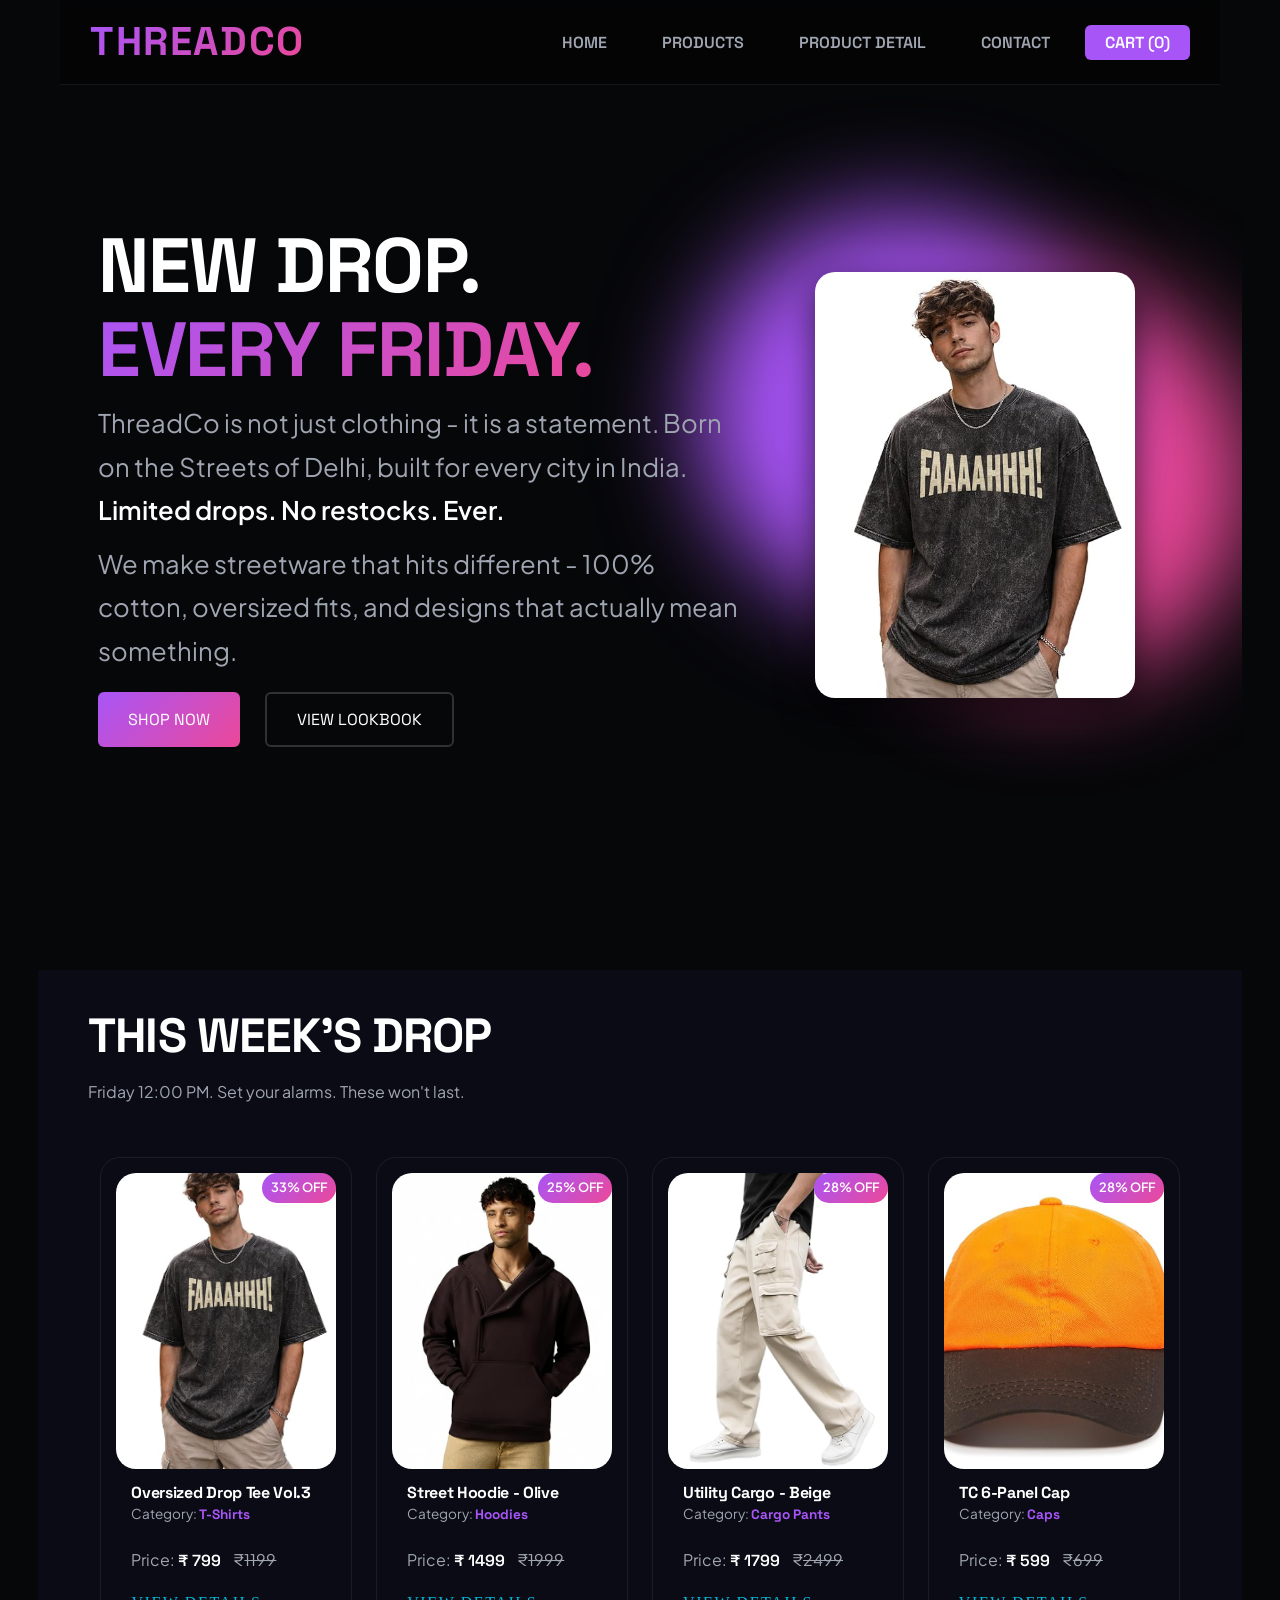
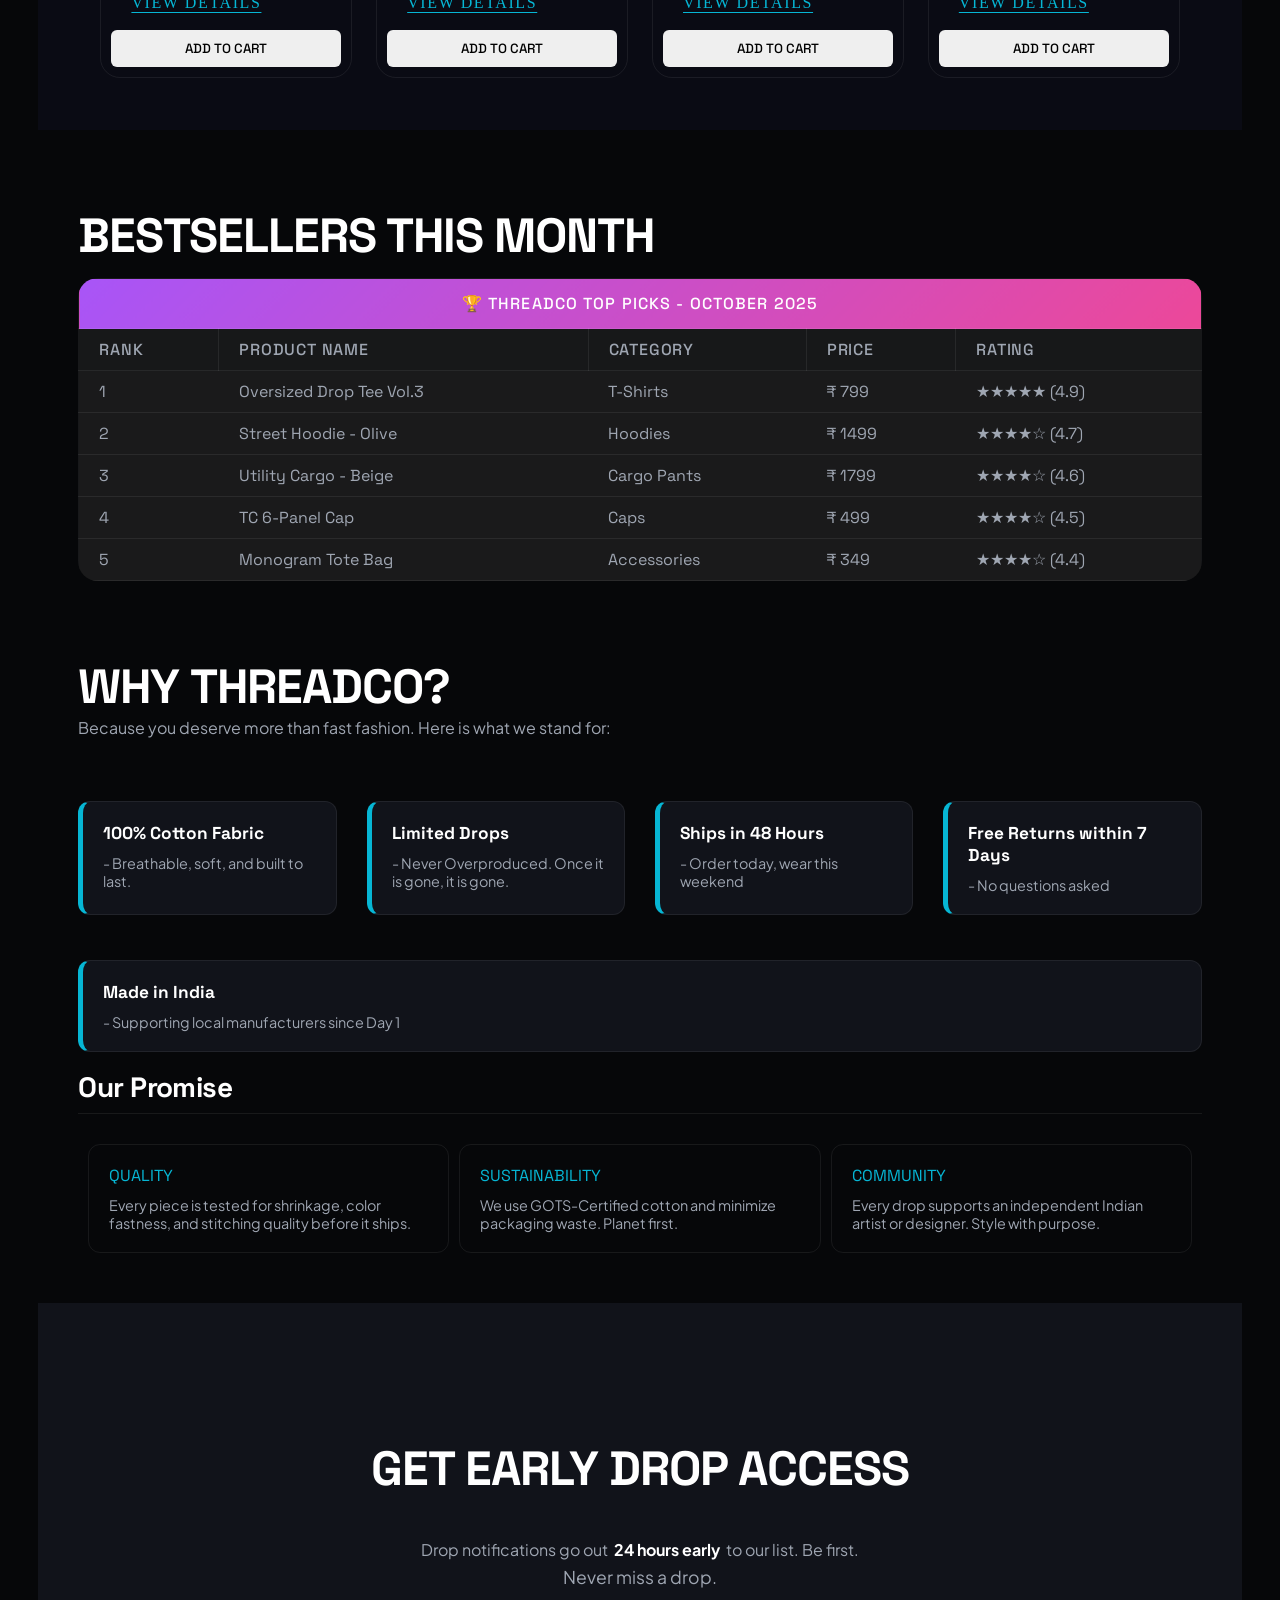
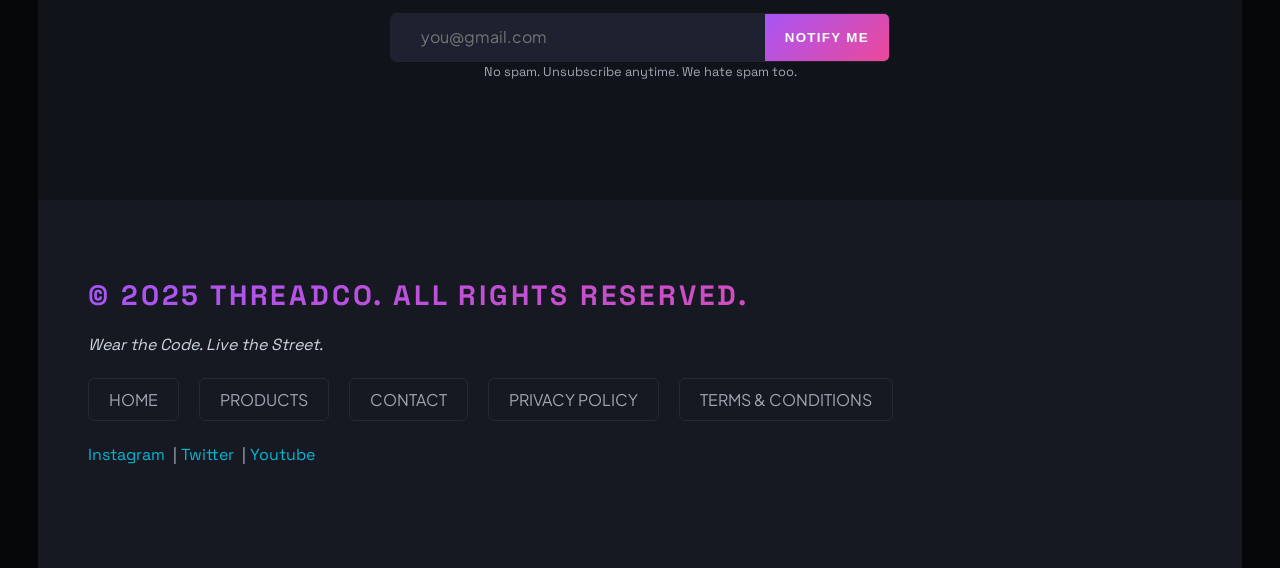
<file: index.html>
<!DOCTYPE html>
<html lang="en">

<head>
    <meta charset="UTF-8">
    <meta name="viewport" content="width=device-width, initial-scale=1.0">
    <title>ThreadCo - Wear the Code. Live the Street.</title>
    <link rel="stylesheet" href="Style.css">
</head>

<body>
    <header>
        <h1>ThreadCo</h1>
        <!-- <p><em>Wear the Code. Live the Street.</em></p> -->
        <nav>
            <ul>
                <li><a href="index.html">Home</a></li>
                <li><a href="products.html" target="_blank">Products</a></li>
                <li><a href="ProductDetail.html" target="_blank">Product Detail</a></li>
                <li><a href="Contact.html">Contact</a></li>
                <li><a href="">Cart (0)</a></li>
            </ul>
        </nav>
    </header>

    <main>
        <section id="hero">
            <div class="left-hero">
                <h2>New Drop. <br><span>Every Friday.</span></h2>
                <p>ThreadCo is not just clothing - it is a statement. Born on the Streets of Delhi, built for every city
                    in
                    India. <strong>Limited drops. No restocks. Ever.</strong></p>
                <p>We make streetware that hits different - 100% cotton, oversized fits, and designs that actually mean
                    something.</p>
                <div id="cta">
                    <a href="products.html" class="btn1">Shop Now </a>
                    <a href="products.html" class="btn2">View Lookbook</a>
                </div>
            </div>
            <div class="right-hero">
                <div class="glow orb1"></div>
                <div class="glow orb2"></div>
                <div class="right-hero-image">
                    <img src="images/product 1.jpg" alt="">
                </div>
            </div>
        </section>

        <section id="week-drop">
            <h2>This Week's drop</h2>
            <p>Friday 12:00 PM. Set your alarms. These won't last.</p>
            <div class="items">
                <article>
                    <figure>
                        <img src="images/product 1.jpg" alt="">
                        <figcaption>Oversized Drop Tee Vol.3</figcaption>
                    </figure>
                    <h3>Oversized Drop Tee Vol.3</h3>
                    <p>Category: <span>T-Shirts</span></p>
                    <p>Price: <span><strong>&#8377; 799</span></strong> &nbsp;&nbsp; &#8377;<s>1199</s></p>
                    <p><strong>33% OFF</strong></mark></p>
                    <a href="">View Details</a> &nbsp;
                    <button>Add to Cart</button>
                </article>

                <article>
                    <figure>
                        <img src="images/product 2.jpg" alt="">
                        <figcaption>Street Hoodie </figcaption>
                    </figure>
                    <h3>Street Hoodie - Olive</h3>
                    <p>Category: <span>Hoodies</span></p>
                    <p>Price: <span><strong>&#8377; 1499</span></strong> &nbsp;&nbsp; &#8377;<s>1999</s></p>
                    <p><strong>25% OFF</strong></p>
                    <a href="">View Details</a> &nbsp;
                    <button>Add to Cart</button>
                </article>

                <article>
                    <figure>
                        <img src="images/product 3.jpg" alt="">
                        <figcaption>Utility Cargo</figcaption>
                    </figure>
                    <h3>Utility Cargo - Beige</h3>
                    <p>Category: <span>Cargo Pants</span></p>
                    <p>Price: <span><strong>&#8377; 1799</span></strong> &nbsp;&nbsp; &#8377;<s>2499</s></p>
                    <p><strong>28% OFF</strong></p>
                    <a href="">View Details</a> &nbsp;
                    <button>Add to Cart</button>
                </article>

                <article>
                    <figure>
                        <img src="images/product 4.jpg" alt="">
                        <figcaption>TC 6-Panel Cap</figcaption>
                    </figure>
                    <h3>TC 6-Panel Cap</h3>
                    <p>Category: <span>Caps</span></p>
                    <p>Price: <span><strong>&#8377; 599</span></strong> &nbsp;&nbsp; &#8377;<s>699</s></p>
                    <p><strong>28% OFF</strong></p>
                    <a href="">View Details</a> &nbsp;
                    <button>Add to Cart</button>
                </article>
            </div>
        </section>


        <section id="bestsaler">
            <h2>Bestsellers This Month</h2>
            <div class="salar-scroll">
                <table>
                <thead>
                    <tr>
                        <th colspan="5">&#127942; ThreadCo Top Picks - October 2025</th>
                    </tr>
                    <tr>
                        <th>Rank</th>
                        <th>Product Name</th>
                        <th>Category</th>
                        <th>Price</th>
                        <th>Rating</th>
                    </tr>
                </thead>
                <tbody>
                    <tr>
                        <td>1</td>
                        <td>Oversized Drop Tee Vol.3</td>
                        <td>T-Shirts</td>
                        <td>&#8377; 799</td>
                        <td>&#9733;&#9733;&#9733;&#9733;&#9733; (4.9)</td>
                    </tr>
                    <tr>
                        <td>2</td>
                        <td>Street Hoodie - Olive</td>
                        <td>Hoodies</td>
                        <td>&#8377; 1499</td>
                        <td>&#9733;&#9733;&#9733;&#9733;&#9734; (4.7)</td>
                    </tr>
                    <tr>
                        <td>3</td>
                        <td>Utility Cargo - Beige</td>
                        <td>Cargo Pants</td>
                        <td>&#8377; 1799</td>
                        <td>&#9733;&#9733;&#9733;&#9733;&#9734; (4.6)</td>
                    </tr>
                    <tr>
                        <td>4</td>
                        <td>TC 6-Panel Cap</td>
                        <td>Caps</td>
                        <td>&#8377; 499</td>
                        <td>&#9733;&#9733;&#9733;&#9733;&#9734; (4.5)</td>
                    </tr>
                    <tr>
                        <td>5</td>
                        <td>Monogram Tote Bag</td>
                        <td>Accessories</td>
                        <td>&#8377; 349</td>
                        <td>&#9733;&#9733;&#9733;&#9733;&#9734; (4.4)</td>
                    </tr>
                </tbody>
            </table>
            </div>
        </section>


        <section id="info">
            <h2>Why ThreadCo?</h2>
            <p>Because you deserve more than fast fashion. Here is what we stand for:</p>
            <ul>
                <li><b>100% Cotton Fabric</b>- Breathable, soft, and built to last.</li>
                <li><b>Limited Drops</b>- Never Overproduced. Once it is gone, it is gone.</li>
                <li><b>Ships in 48 Hours</b>- Order today, wear this weekend</li>
                <li><b>Free Returns within 7 Days</b>- No questions asked</li>
                <li><b>Made in India</b>- Supporting local manufacturers since Day 1</li>
            </ul>
            <h3>Our Promise</h3>
            <dl>
                <section>
                    <dt>Quality</dt>
                    <dd>Every piece is tested for shrinkage, color fastness, and stitching quality before it ships.</dd>
                </section>
                <section>
                    <dt>Sustainability</dt>
                    <dd>We use GOTS-Certified cotton and minimize packaging waste. Planet first.</dd>
                </section>
                <section>
                    <dt>Community</dt>
                    <dd>Every drop supports an independent Indian artist or designer. Style with purpose.</dd>
                </section>
            </dl>
        </section>


        <section id="early-drop">
            <h2>Get Early Drop Access</h2>
            <p>Drop notifications go out &nbsp;<b>24 hours early</b>&nbsp; to our list. Be first. <span>Never miss a
                    drop.</span></p>
            <form action="">
                <label for="email">Your Email: </label>
                <input type="email" id="email" placeholder="you@gmail.com">
                <button>Notify Me</button>
            </form>
            <small>No spam. Unsubscribe anytime. We hate spam too.</small>
        </section>
    </main>

    <footer id="foter">
        <h3>&copy; 2025 ThreadCo. All rights reserved.</h3>
        <p><em>Wear the Code. Live the Street.</em></p>
        <nav>
            <ul>
                <li><a href="index.html">Home</a></li>
                <li><a href="products.html">Products</a></li>
                <li><a href="Contact.html">Contact</a></li>
                <li><a href="#">Privacy Policy</a></li>
                <li><a href="#">Terms & Conditions</a></li>
            </ul>
        </nav>
        <p>
            <a href="">Instagram</a> &nbsp;|
            <a href="">Twitter</a> &nbsp;|
            <a href="">Youtube</a>
        </p>
    </footer>
</body>

</html>
</file>
<file: Style.css>
@import url('https://fonts.googleapis.com/css2?family=Plus+Jakarta+Sans:ital,wght@0,200..800;1,200..800&family=Space+Grotesk:wght@300..700&display=swap');

* {
    margin: 0;
    padding: 0;
    box-sizing: border-box;
}

:root {
    /* Brand Theme Colors */
    --color-primary: #a855f7;
    --color-primary-glow: rgba(168, 85, 247, 0.25);
    --color-secondary: #ec4899;
    --color-secondary-glow: rgba(236, 72, 153, 0.25);
    --color-accent: #06b6d4;
    /* Base & Layout Backgrounds */
    --color-bg-base: #060709;
    --color-bg-section: #0c0d14;
    --color-bg-footer: #161922;
    --color-surface: #11131a;
    --color-surface-muted: #1e212f;
    /* Borders */
    --color-border: rgba(255, 255, 255, 0.07);
    /* Typography Text Colors */
    --white: #ffffff;
    --color-text-body: #cbd5e1;
    --color-text-muted: #9fa6b2;
    --font-display: 'Space Grotesk', sans-serif;
    --font-body: 'Plus Jakarta Sans', sans-serif;
    --radius-sm: 6px;
    --radius-md: 12px;
    --radius-lg: 20px;
    --shadow-sm: 0 4px 12px rgba(0, 0, 0, 0.5);
    --shadow-md: 0 12px 36px rgba(0, 0, 0, 0.7);
    --shadow-lg: 0 24px 64px rgba(0, 0, 0, 0.9);
    --gradient-accent: linear-gradient(135deg, var(--color-primary) 0%,
            var(--color-secondary) 100%);
    --gradient-secondary: linear-gradient(135deg, var(--color-accent) 0%, #3b82f6 100%);
}

h1,
h2,
h3,
h4,
h5,
h6 {
    font-family: var(--font-display);
    font-weight: 700;
    line-height: 1.1;
    letter-spacing: -0.02em;
    color: var(--white);
}

h1 {
    font-size: clamp(2.4rem, 6vw, 5rem);
}

h2 {
    font-size: clamp(1.8rem, 4vw, 3rem);
}

h3 {
    font-size: clamp(1.2rem, 2.5vw, 1.75rem);
}

h4 {
    font-size: 1.125rem;
    font-weight: 600;
}

p {
    font-size: 1rem;
    line-height: 1.7;
    color: var(--color-text-muted);
}

small {
    font-size: 0.8rem;
    color: var(--color-text-muted);
}

strong {
    color: var(--white);
    font-weight: 600;
}

em {
    color: var(--color-text-body);
}

html {
    font-size: 16px;
}

body {
    background-color: var(--color-bg-base);
    /* padding-left: clamp(20px, 3vw, 40px);
    padding-right: clamp(20px, 3vw, 40px); */
    padding: 0 clamp(20px, 3vw, 40px) 0 clamp(20px, 3vw, 40px);


}

header {
    background-color: rgba(4, 4, 4, 0.604);
    position: fixed;
    display: flex;
    left: 60px;
    right: 60px;
    justify-content: space-between;
    border-bottom: 1px solid var(--color-border);
    align-items: center;
    padding: 20px 30px;
    text-transform: uppercase;
    backdrop-filter: blur(5px);
    z-index: 10;

}

a {
    text-decoration: none;
}

ul {
    list-style: none;
}

header nav ul {
    display: flex;
    gap: 15px;
    flex-wrap: wrap;
    flex: 1;
}

header h1 {
    font-size: 2.5rem;
    letter-spacing: .1rem;
    background: var(--gradient-accent);
    background-clip: text;
    -webkit-text-fill-color: transparent;
    color: transparent;
    -webkit-background-clip: text;
}

header nav a {
    font-family: var(--font-display);
    color: var(--color-text-muted);
    padding: 7px 20px;
    border-radius: var(--radius-sm);
    font-weight: 600;
    text-wrap-mode: nowrap;
    /* display: inline-block; */

}

header nav a:hover {
    background-color: rgba(22, 22, 22, 0.605);
    color: var(--white);
}

header nav li:last-child a {
    background-color: var(--color-primary);
    color: #ffffff;
}

header nav li:last-child a:hover {
    background-color: var(--color-secondary);
}

/* Main Section */

main {
    /* padding-top: 80px; */
    padding-top: 80px;
}

#hero {
    min-height: 90vh;
    display: flex;
    justify-content: space-between;
    align-items: center;
    padding: 60px;
    gap: 20px;
    overflow: hidden;
}

.left-hero {
    display: flex;
    flex-direction: column;
    gap: 10px;
    max-width: 650px;
}

.left-hero h2 {
    /* font-size: 5rem; */
    font-size: clamp(2rem, 6vw, 5rem);
    text-transform: uppercase;
}

.left-hero span {
    background: var(--gradient-accent);
    background-clip: text;
    -webkit-text-fill-color: transparent;
    color: transparent;
    -webkit-background-clip: text;
}

#hero p {
    /* font-size: 1.6rem; */
    font-size: clamp(1rem, 2vw, 1.6rem);
    font-family: var(--font-body);
}


#cta {
    display: flex;
    gap: 25px;
    margin-top: 10px;
}

#cta a {
    padding: 15px 30px;
    border-radius: var(--radius-sm);
    text-transform: uppercase;
    font-family: var(--font-display);
    font-weight: 700px;
    color: var(--white);
}

.btn1 {
    background: var(--gradient-accent);
    display: flex;
    justify-content: center;
    align-items: center;
    transition: all 0.3s;

}

.btn1:hover {
    background-color: var(--color-primary);
    box-shadow: 0 10px 20px var(--color-primary-glow);
    transform: translateY(-3px);

}

#cta .btn2 {
    border: 2px solid rgba(245, 245, 245, 0.171);
    transition: all 0.3s;
}

#cta .btn2:hover {
    border-color: #ffffff;
    background-color: var(--color-border);
    transform: translateY(-3px);
}


.right-hero {
    flex: 1;
    display: flex;
    justify-content: center;
    align-items: center;
    /* height: 500px; */
    position: relative;
    min-width: 220px;
    object-fit: cover;
}

.right-hero-image {
    max-width: 320px;
    height: auto;
    border-radius: var(--radius-lg);
    object-fit: cover;
    box-shadow: var(--shadow-md);
    /* animation: name duration timing-function delay iteration-count direction fill-mode; */
    animation-name: image-animate;
    animation-duration: 3s;
    animation-iteration-count: infinite;
    animation-direction: alternate;
    z-index: 1;
    aspect-ratio: 3/4;
    overflow: hidden;

}

.right-hero img {
    max-width: 100%;
    height: auto;
    display: block;
}

@keyframes image-animate {
    0% {
        transform: translateY(-10px);
    }

    100% {
        transform: translateY(10px);
    }
}

.right-hero img:hover {
    border: 1px solid var(--color-primary-glow);
    box-shadow: var(--shadow-lg);
}

.glow {
    height: 400px;
    width: 400px;
    border-radius: 50%;
    position: absolute;
    z-index: -1;
    filter: blur(50px);
    /* opacity: .5; */
    animation: orb 3s infinite alternate;
}

@keyframes orb {

    0% {
        opacity: .1;
    }

    100% {
        opacity: .5;
    }
}

.orb1 {
    background-color: var(--color-secondary);
    top: 2%;
    left: 20%;
}

.orb2 {
    background-color: var(--color-primary);
    bottom: 20%;
    right: 20%;
}

/* 2nd Section */

#week-drop {
    background-color: #0A0B14;
    margin-top: 80px;
    padding: 40px 50px;
    /* border-radius: var(--radius-md); */
}

#week-drop h2 {
    text-transform: uppercase;
    font-family: var(--font-display);
}

#week-drop>p {
    margin: 15px 0;
    font-family: var(--font-body);
}

.items {
    display: flex;
    flex-wrap: wrap;
    /* gap: 30px; */
    margin-top: 40px;
}

.items figcaption {
    display: none;
}

.items article {
    flex: 1 1 240px;
    display: flex;
    flex-direction: column;
    padding: 10px;
    border-radius: var(--radius-lg);
    overflow: hidden;
    border: 1px solid var(--color-border);
    margin: 12px;
    position: relative;
    /* transition: property duration timing-function delay */
    transition: all .5s;

}

figure {
    overflow: hidden;
    aspect-ratio: 3/4;
    padding: 5px;
    border-radius: var(--radius-lg);
    overflow: hidden;
}

figure img {
    width: 100%;
    height: 100%;
    object-fit: cover;
    border-radius: var(--radius-lg);
    cursor: pointer;
    transition: all 0.3s;
}

.items article:hover>figure img {
    transform: scale(1.1);
}

.items article h3 {
    padding: 10px 20px 0 20px;
    font-size: 1em;
}

.items article:hover {
    border: 1px solid rgba(168, 85, 247, 0.7);
    box-shadow: 1px 10px 20px var(--color-primary-glow);
    transform: translateY(-10px);
}

.items article p:first-of-type {
    padding: 0 20px;
    font-family: var(--font-body);
    font-size: 0.85rem;
}

.items span {
    font-weight: 900;
    color: var(--color-primary);
    /* background: var(--gradient-accent);
    -webkit-text-fill-color: transparent;
    color: transparent;
    background-clip: text;
    -webkit-background-clip: text; */
}

.items article p:nth-of-type(2) {
    padding: 20px;
    font-family: var(--font-body);
}

.items article p span {
    font-family: var(--font-display);
}

.items article p:nth-of-type(3) {
    position: absolute;
    background: var(--gradient-accent);
    border-radius: var(--radius-lg);
    padding: 4px 9px;
    font-family: var(--font-body);
    font-size: .8em;
    top: 15px;
    right: 15px;
}

.items article a {
    text-decoration: underline;
    color: var(--color-accent);
    padding: 0px 20px;
    text-transform: uppercase;
    letter-spacing: 0.1em;
    text-underline-offset: 4px;

}

.items article a:hover {
    color: var(--color-secondary);
}

.items article button {
    border-radius: var(--radius-sm);
    padding: 10px 20px;
    text-transform: uppercase;
    font-family: var(--font-display);
    font-weight: 500;
    border: none;
}

.items article>button:hover {
    background-color: var(--color-primary);
    color: var(--white);
    cursor: pointer;
}

/* // 3rd Section  */

#bestsaler {
    margin-top: 40px;
    padding: 40px;
}

#bestsaler>h2 {
    text-transform: uppercase;
    margin-bottom: 15px;
}

#bestsaler table {
    width: 100%;
    border-radius: var(--radius-lg);
    overflow: hidden;
    border-collapse: collapse;
}

th[colspan="5"] {
    background: var(--gradient-accent);
    text-transform: uppercase;
    letter-spacing: 0.07em;
    font-family: var(--font-display);
    padding: 14px 20px;
    text-align: center;
    color: var(--white);
}

th {
    padding: 10px 20px;
    background-color: rgba(255, 255, 255, 0.01);
    text-align: left;
    text-transform: uppercase;
    font-family: var(--font-display);
    color: var(--color-text-muted);
    letter-spacing: .05em;
    font-weight: 500;
}

#bestsaler tr,
td {
    padding: 10px 20px;
    background-color: rgba(30, 30, 30, 0.605);

    font-family: var(--font-display);
    color: var(--color-text-muted);
}

#bestsaler tr {
    border: 1px solid var(--color-border);
}

/* 4th Section */

#info {
    padding: 40px;
}

#info h2 {
    text-transform: uppercase;
}

#info p {
    font-family: var(--font-body);
}

#info ul {
    margin-top: 40px;
    display: flex;
    padding: 20px 0;
    flex-wrap: wrap;
    gap: 30px;
}

#info li {
    border: 1px solid var(--color-border);
    padding: 20px;
    border-radius: var(--radius-md);
    flex: 1 1 240px;
    background-color: var(--color-surface);
    border-left: 5px solid var(--color-accent);
    color: var(--color-text-muted);
    font-family: var(--font-body);
    font-size: 0.9em;

}

#info li:hover {
    border-left: 5px solid var(--color-primary);


}

#info li:last-child {
    margin-top: 15px;
}

#info b {
    display: block;
    color: var(--white);
    font-family: var(--font-display);
    margin-bottom: 10px;
    font-size: 1.2em;

}

#info dl {
    margin-top: 10px;
    display: flex;
    flex-wrap: wrap;
    background-color: var(--color-bg-base);
    border-top: 1px solid var(--color-border);
    padding-top: 10px;

    gap: 10px;
    padding: 10px;
}

#info section {
    margin-top: 20px;
    border: 1px solid var(--color-border);
    border-radius: var(--radius-md);
    padding: 20px;
    flex: 1 1 240px;

}

#info section:hover {
    border: 1px solid var(--color-primary);
    background-color: var(--color-surface);
    border-radius: var(--radius-md);

}


#info section dt {
    color: var(--color-accent);
    padding-bottom: 10px;
    text-transform: uppercase;
    font-family: var(--font-display);
}

#info section dd {
    color: var(--color-text-muted);
    font-family: var(--font-body);
    font-size: 0.9em;
}

/* 5th Section */

#early-drop {
    background-color: var(--color-surface);
    text-align: center;
    padding: 120px 30px;
}

#early-drop h2 {
    text-transform: uppercase;
    padding: 20px;
}

#early-drop p {
    font-family: var(--font-body);
    font-size: 1em;
    padding: 20px;
}

#early-drop span {
    display: block;
    font-size: 1.1em;
}

#early-drop b {
    color: var(--white);
}

#early-drop label {
    display: none;
}

#early-drop form {
    border: 1px solid var(--color-border);
    border-radius: var(--radius-sm);
    max-width: 500px;
    margin: auto;
    display: flex;
    overflow: hidden;
}

#early-drop input {
    margin: 0;
    padding: 15px 30px;
    border: 1px solid var(--color-border);
    background-color: var(--color-surface-muted);
    border: none;
    flex: 1;
    color: var(--white);
    font-family: var(--font-body);
    outline: none;

}

#early-drop input::placeholder {
    font-size: 1.2em;
}

#early-drop button {
    color: var(--white);
    text-transform: uppercase;
    letter-spacing: .1em;
    font-weight: 700;
    background: var(--gradient-accent);
    padding: 15px 20px;
    margin: 0;
    text-align: center;
    border: none;
    transition: all 0.3s;
}

#early-drop button:hover {
    transform: scale(1.1);
}

#early-drop small {
    font-family: var(--font-display);
}

/* 6th Section */

#foter {
    background-color: var(--color-bg-footer);
    padding: 80px 50px;
}

#foter h3 {
    text-transform: uppercase;
    letter-spacing: 0.1em;
    background: var(--gradient-accent);
    -webkit-text-fill-color: transparent;
    -webkit-background-clip: text;
    color: transparent;
    background-clip: text;
}

#foter>p {
    padding: 20px 0;
    font-family: var(--font-display);
}

#foter nav ul {
    display: flex;
    gap: 20px;
    /* flex-wrap: wrap; */
    max-width: 1500px;
    flex-wrap: wrap;
}

#foter nav li {
    padding: 10px 20px;
    border: 1px solid var(--color-border);
    border-radius: var(--radius-sm);
    text-decoration: none;
    color: var(--color-text-muted);
}

#foter li a {
    text-decoration: none;
    color: var(--color-text-muted);
    text-transform: uppercase;
    font-family: var(--font-body);
}

#foter p>a {
    color: var(--color-accent);
}

/* Products Page */

#catalogue {
    padding: 120px 50px;
}

#catalogue h2 {
    text-transform: uppercase;
    font-family: var(--font-display);
    padding-bottom: 20px;
    font-size: 4em;
}

#catalogue p {
    font-family: var(--font-body);
    font-size: 1.2rem;
}

#product-layout {
    display: grid;
    grid-template-columns: 280px 1fr;
    background-color: var(--color-surface);
    padding: 60px;
    gap: 30px;
    position: relative;
    align-items: start;

}

#sidebar {
    background-color: var(--color-surface-muted);
    padding: 20px;
    border-radius: var(--radius-md);
    position: sticky;
    top: 100px;
    height: auto;

}

#sidebar h2 {
    text-transform: uppercase;
    font-size: .8em;
    padding-bottom: 8px;
    letter-spacing: .1em;
    color: var(--color-primary);
}

#sidebar hr {
    opacity: .2;
    height: 0.5px;
}

#sidebar h3 {
    padding-top: 25px;
    padding-bottom: 15px;
    text-transform: uppercase;
    font-family: var(--font-display);
    font-size: .8em;
    letter-spacing: .1em;
}

#sidebar ul {
    display: flex;
    flex-direction: column;
    gap: 10px;
    color: var(--color-text-muted);
}

#sidebar ul li {
    display: flex;
    gap: 8px;
}

#sidebar input[type="checkbox"] {
    accent-color: var(--color-primary);
    height: 18px;
    width: 18px;
    cursor: pointer;
}

#sidebar label {
    cursor: pointer;
    color: var(--color-text-muted);
    font-family: var(--font-body);
}

#sidebar input[type="number"] {
    width: 100%;
    padding: 8px;
    margin: 10px 0;
    background-color: var(--color-bg-base);
    border: none;
    border-radius: var(--radius-sm);
    color: var(--white);
    outline: none;
}

#sidebar input[type="number"]:focus {
    border: 1px solid var(--color-border);
    border-color: var(--color-primary);
}

#sidebar select {
    padding: 7px;
    width: 100%;
    background-color: var(--color-bg-base);
    border-radius: var(--radius-sm);
    border: none;
    color: var(--white);
    margin: 15px 0;
}

#sidebar button {
    width: 100%;
    font-weight: 700;
    text-transform: uppercase;
    border: none;
    border-radius: var(--radius-sm);
    padding: 10px;
    margin: 10px 0;
    cursor: pointer;
    font-family: var(--font-display);
    letter-spacing: .1em;
}

#sidebar button:last-child {
    background-color: var(--color-surface-muted);
    color: var(--color-text-muted);
    border: 1px solid rgba(255, 255, 255, 0.07);

}

#product h2 {
    text-transform: uppercase;
    font-size: 1.2rem;
    margin-bottom: 20px;
    color: var(--color-text-muted);
    letter-spacing: .1em;
}

.grid article {
    border: 1px solid var(--color-border);
    padding: 10px;
    border-radius: var(--radius-md);
    transition: all .5s;
}

.grid h3 {
    font-size: 1em;
    padding: 15px 10px 0;
}

.grid p {
    padding: 0 10px;
    font-family: var(--font-body);
    font-size: .9em;
}

.grid p span {
    color: var(--color-primary);
    font-weight: 700;
}

.grid p:nth-of-type(2) {
    padding: 15px 0 10px;
}

.grid p:nth-of-type(2)>strong {
    margin-right: 10px;
    padding-left: 10px;
    font-family: var(--font-display);
}

.grid h3 {
    font-family: a;
    padding-left: 0;
    padding-bottom: 10px;
}

.grid button {
    border-radius: var(--radius-sm);
    padding: 10px 20px;
    text-transform: uppercase;
    font-family: var(--font-display);
    font-weight: 500;
    border: none;
    width: 90%;
    margin-top: 20px;
    margin-left: 10px;
}

.grid article>button:hover {
    background-color: var(--color-primary);
    color: var(--white);
    cursor: pointer;
}

.grid article a {
    text-decoration: underline;
    color: var(--color-accent);
    padding: 0px 20px;
    text-transform: uppercase;
    letter-spacing: 0.1em;
    text-underline-offset: 4px;
}

.grid article a:hover {
    color: var(--color-secondary);
}

.grid article:hover {
    border: 1px solid rgba(168, 85, 247, 0.7);
    box-shadow: 1px 10px 20px var(--color-primary-glow);
    transform: translateY(-10px);
}

.grid article:hover>figure img {
    transform: scale(1.1);
}


.grid {
    display: grid;
    grid-template-columns: repeat(auto-fit, minmax(200px, 1fr));
    gap: 20px;
}

#compare-table {
    padding: 60px;
}

#compare-table h3 {
    text-transform: uppercase;
    padding-bottom: 20px;
    font-size: 3rem;
}

#compare-table table {
    width: 100%;
    border-radius: var(--radius-md);
    overflow: hidden;
    border-collapse: collapse;
}

#compare-table p {
    font-family: var(--font-body);
    padding: 0 0 10px;
}

#compare-table table>thead>tr:first-of-type>th {
    background-color: #000000;
    text-align: center;
    color: var(--white);
    border-color: #000000;
}

#compare-table table>thead>tr:first-of-type {
    background-color: #000000;
    text-align: center;
    color: var(--white);
    border: none;
}

#compare-table table>thead>tr:last-of-type>th {
    background-color: #18181A;
    color: var(--white);
}

#compare-table table th {
    background-color: #18181A;
    color: #06A79E;

}

#compare-table table td {
    background-color: #141516;
}

#compare-table tr {
    border: 1px solid var(--color-border);
}



/* Product details page */

nav[aria-label="breadcrumb"] {
    padding: 20px 15px;
    color: var(--color-text-muted);
    font-family: var(--font-body);
    font-size: .8rem;
}

nav[aria-label="breadcrumb"] a {
    padding: 0 3px;
    color: var(--color-primary);
    font-family: var(--font-body);
}

nav[aria-label="breadcrumb"] a:hover {
    color: var(--color-secondary);
}

/* Product details Section */
#product-detail {
    padding-top: 20px;
    display: flex;
    flex-wrap: wrap;
    gap: 40px;
    padding-bottom: 20px;
}

#product-detail figure {
    flex: 0 0 50%;
}

#product-detail div {
    flex: 1;
}

#product-detail h2 {
    text-transform: uppercase;
    margin-bottom: 20px;
}

#product-detail p:first-of-type {
    font-family: var(--font-body);
    font-size: 1.1rem;
    margin-bottom: 40px;
}

#product-detail p:nth-of-type(2) {
    margin-bottom: 30px;
}

#product-detail p:nth-of-type(2)>strong {
    font-family: var(--font-display);
    font-size: 2rem;
}

#product-detail p:nth-of-type(2)>mark {
    font-family: var(--font-display);
    background-color: var(--color-primary);
    border-radius: var(--radius-lg);
    padding: 10px 15px;
    margin-left: 20px;
}

#product-detail small {
    display: inline-block;
    margin-bottom: 40px;
}

#product-detail label {
    color: var(--white);
    display: block;
    text-transform: uppercase;
    letter-spacing: .1rem;
    font-size: .9rem;
    font-family: var(--font-display);
    margin: 5px 0;
}

#size,
#quantity {
    width: 20vw;
    height: 7vh;
    border: none;
    background-color: #2d2d31;
    border-radius: var(--radius-sm);
    color: var(--white);
    outline: none;
    padding: 10px 20px;
}


#quantity:focus,
#size:focus {
    border: 1px solid var(--color-primary);
}

#product-detail form a {
    color: var(--color-accent);
    text-decoration: underline;
    text-underline-offset: 5px;
    margin-left: 5px;
}

#product-detail-button {
    display: flex;
    gap: 5px;
}

#product-detail-button button {
    flex: 1;
    padding: 10px;
    border: none;
    border-radius: var(--radius-sm);
    text-transform: uppercase;
    font-family: var(--font-display);
    font-weight: 600;
    font-size: 1.05rem;
    cursor: pointer;
    margin-top: 10px;
    margin-bottom: 20px;

}

#product-detail-button button:first-child {
    background: var(--gradient-accent);
    border: 1px solid var(--color-border);
    color: white;
    flex: 1.5;

}

#product-detail-button button:first-child:hover {
    background: none;
    background-color: var(--color-secondary);

}

#product-detail-button button:last-child {
    background-color: transparent;
    border: 1px solid var(--color-border);
    color: white;
    flex: 1;

}

#product-detail-button button:last-child:hover {
    background-color: white;
    border: 1px solid black;
    color: black;

}

#product-detail ul {
    color: white;
    display: flex;
    flex-direction: column;
    background-color: #11131A;
    padding: 20px;
    border: 1px solid var(--color-border);
    border-radius: var(--radius-md);
    font-family: var(--font-body);
    border-left: 3px solid var(--color-accent);
    gap: 9px;
}

#product-detail li {
    color: var(--color-text-muted);
}

/* Size Guide Section */

#size-guide {
    margin-top: 20px;
    padding: 60px 40px;
    background-color: #0C0D14;
}

#size-guide h2 {
    text-transform: uppercase;
    margin-bottom: 20px;
}

#size-guide p {
    font-family: var(--font-body);
    margin-bottom: 20px;
}

#size-guide caption {
    color: var(--color-text-muted);
    text-transform: capitalize;
    font-family: var(--font-body);
    margin-bottom: 10px;
}

#size-guide table {
    width: 100%;
    border-collapse: collapse;
    border: none;
}

#size-guide th[colspan="4"] {
    background-color: #000000;
    text-align: center;
    color: var(--white);
    border-radius: var(--radius-sm);
}

#size-guide tr:nth-of-type(2) th {
    color: var(--white);
}

#size-guide td {
    background-color: #0F1017;
}

#size-guide td,
th {
    border: 1px solid var(--color-border);
}

#size-guide table tr:hover th,
#size-guide table tr:hover td {
    background-color: var(--color-surface-muted);
}

/* #size-guide tr:hover > * {  when thead and tbody present then its work's.
    background-color: #0F1017;
} */
#size-guide small {
    font-family: var(--font-body);
    display: block;
    padding: 5px 0;
}

/* Product Details Section */

#product-details {
    padding: 80px 40px;
    color: white;
}

#product-details dl {
    display: flex;
    flex-direction: column;
    gap: 10px;

}

#product-details dl div {
    display: flex;
    gap: 10px;
    width: 100%;
    max-width: 800px;
    border-top: 1px solid var(--color-border);
    margin-top: 10px;
    padding: 8px 0;
    align-items: center;
}

#product-details dl div dt {
    flex: 1;
    color: var(--color-text-muted);
    font-family: var(--font-display);
}

#product-details dl div dd {
    flex: 1.5;
    font-family: var(--font-body);
}

/* Reviews Section */

#review {
    padding: 80px 30px;
    background-color: #0C0D14;
}

#review h2 {
    text-transform: uppercase;
    font-size: 5rem;
}

#review>p {
    padding: 10px 0;
    color: white;
    font-size: 1.5rem;
}

#review>div {
    display: flex;
    gap: 20px;
}

#review>div>div:hover {
    box-shadow: 0px 10px 10px var(--color-primary-glow);
    transform: translateY(-2px);
}

#review>div>div {
    border: 1px solid var(--color-border);
    padding: 40px 40px 80px;
    background-color: #11131A;
    border-radius: var(--radius-sm);
    position: relative;
    flex: 1;
}

#review>div>div>h3 {
    font-size: 1rem;
    font-family: var(--font-display);
}

#review>div>div>p:first-of-type {
    color: #F59E0D;
    margin-bottom: 15px;
}

#review>div>div>p:last-of-type {
    font-family: var(--font-body);
    color: white;
    margin-bottom: 10px;
}

#review small {
    position: absolute;
    left: 25px;
}

/* Might Also Like Section */

#also-like {
    padding: 40px 20px 20px;
}

#also-like h2 {
    font-size: 2rem;
}

#also-like div {
    display: flex;
    padding: 40px 0;
    gap: 20px;
}

#also-like div article {
    flex: 1;
    border: 1px solid var(--color-border);
    padding: 10px;
    border-radius: var(--radius-lg);
    transition: all .5s;
    background-color: #11131A;
}

#also-like article a {
    text-decoration: underline;
    color: var(--color-accent);
    padding: 0px 20px;
    text-transform: uppercase;
    letter-spacing: 0.1em;
    text-underline-offset: 4px;
}

#also-like article a:hover {
    color: var(--color-secondary);
}

#also-like article:hover {
    border: 1px solid rgba(168, 85, 247, 0.7);
    box-shadow: 1px 10px 20px var(--color-primary-glow);
    transform: translateY(-10px);
}

#also-like article:hover>figure img {
    transform: scale(1.1);
}

#also article>p {
    padding-left: 20px;
}

#also article>h3 {
    font-size: 1.2rem;
}

/* 
Contact Page */

/* Get in Touch Section */

#touch {
    padding: 120px 60px;
}

#touch h2 {
    text-transform: uppercase;
    font-size: 5rem;
    padding-bottom: 10px;
}

#touch>p {
    font-family: var(--font-body);
}

/* Send us message and our details section */

#details {
    background-color: var(--color-bg-section);
    display: flex;
    padding: 80px 40px;
    gap: 40px;
    align-items: flex-start;
}

#send-message {
    flex: 1;
    padding: 60px 20px;

}

#send-message h2 {
    text-transform: uppercase;
    font-size: 5rem;
    padding-bottom: 20px;

}

#send-message fieldset {
    background-color: #11131A;
    color: var(--white);
    text-transform: uppercase;
    font-family: var(--font-display);
    position: relative;
    border: 1px solid var(--color-border);
    border-radius: var(--radius-sm);
}

#send-message fieldset>legend {
    color: var(--color-primary);
    font-family: var(--font-body);
    font-weight: 500;
    font-size: .8rem;
}

#send-message fieldset:first-of-type {
    padding: 40px;
    margin-bottom: 20px;
    font-size: .8rem;
}

#send-message fieldset:first-of-type small {
    position: absolute;
    bottom: 35px;
}

#send-message fieldset:last-of-type {
    padding: 40px 20px 40px;
    position: relative;

}

#send-message fieldset:first-of-type input {
    display: block;
    width: 100%;
    /* max-width: 300px; */
    background-color: #08090D;
    border: none;
    padding: 20px 10px;
    margin-top: 10px;
    outline: none;
    color: white;
    border-radius: var(--radius-sm);
    font-size: .9rem;
}

#send-message input:focus {
    border: 1px solid var(--color-primary);
}

#send-message textarea,
#send-message select {
    outline: none;
    background-color: #08090D;
    color: var(--white);
    display: block;
    width: 100%;
    padding: 20px 10px;
    border-radius: var(--radius-sm);
    border: none;
    margin-top: 5px;
}

#send-message textarea {
    height: 25vh;
}

#send-message textarea:focus,
#send-message select:focus,
#send-message input:focus {
    border: 1px solid var(--color-primary);
}

#send-message input[type="file"] {
    display: block;
    margin-top: 5px;
}

#send-message fieldset:last-of-type small {
    position: absolute;
    bottom: 100px;
}

#send-message button {
    margin: 20px 0;
    padding: 10px 20px;
    border-radius: var(--radius-sm);
    border: none;
    text-transform: uppercase;
    background-color: transparent;
    border: 1px solid var(--color-border);
    font-family: var(--font-display);
}

#send-message button:hover {

    box-shadow: 0px 2px 10px var(--color-primary);
    transform: translateY(-2px);
}

#send-message button:first-of-type {
    background: var(--gradient-accent);
    color: var(--white);
    font-weight: 600;

}

#send-message button:last-of-type {
    color: var(--color-text-muted);
    font-weight: 600;
}

#send-message button:last-of-type:hover {
    color: black;
    background-color: whitesmoke;
}

#our-detail {
    flex: 0 0 400px;
    position: sticky;
    top: 100px;
}

#our-detail h2 {
    font-size: 5rem;
}

address {
    margin: 20px 0;
    border: 1px solid var(--color-border);
    background-color: #11131A;
    border-left: 3px solid var(--color-primary);
    padding: 40px;
    border-radius: var(--radius-md);
    color: var(--color-text-muted);
    font-family: var(--font-body);
    position: relative;
}

address span {
    display: block;
    color: var(--white);
    font-family: var(--font-display);
    font-weight: 600;
    font-size: 1.5rem;
    padding-bottom: 10px;
}

address>a {
    display: block;
    color: var(--color-accent);
    text-decoration: underline;
    text-underline-offset: 5px;
}

address>a:last-of-type {
    position: absolute;
    bottom: 30px;
}

#our-detail h3 {
    padding: 40px 0 60px;
    font-size: 1rem;
    color: var(--color-text-muted);
}

#our-detail table,
tr,
td,
th {
    border-collapse: collapse;
}

#our-detail table {
    border-radius: var(--radius-sm);
    overflow: hidden;
}

#our-detail ul {
    display: flex;
    flex-direction: column;
    gap: 20px;
}

#our-detail ul li {
    flex: 1;
    border: 1px solid var(--color-border);
    padding: 20px;
    background-color: #11131A;
    border-radius: var(--radius-sm);

}

#our-detail ul li:hover {
    border: 1px solid var(--color-primary);
}

#our-detail ul li a {
    color: var(--color-text-muted);
    font-family: var(--font-body);
    font-weight: 500;
}

/* Common Questions Section */

#common-question {
    padding: 50px 40px;
    color: var(--white);
}

#common-question h2 {
    text-transform: uppercase;
    font-size: 4rem;
    padding-bottom: 20px;
}

#common-question p {
    font-family: var(--font-body);
}

#common-question details {
    border-top: 1px solid var(--color-border);
    padding: 30px 0;
    font-family: var(--font-body);
    font-weight: 600;
}

#common-question details:last-of-type {
    border-bottom: 1px solid var(--color-border);
}

#common-question details[open] {
    color: var(--color-primary);
}

#common-question details summary {
    padding-bottom: 30px;
    list-style: none;
    display: flex;
    justify-content: space-between;
    align-items: center;
}

#common-question summary::after {
    content: "+";
    font-size: 1.3rem;
    font-weight: 600;
    transition: all .2s linear;

}


#common-question details[open] summary::after {
    color: var(--color-primary);
    transform: rotate(45deg);
}

#common-question a {
    color: var(--white);
}

#common-question p {
    width: 100%;
    max-width: 900px;
}

/* Responsivness */
/* Desktop First */

@media (max-width: 1200px) {
    header {
        left: 0;
        right: 0;
    }

    #hero {
        flex-direction: column;
    }

    .left-hero {
        align-items: center;
        justify-content: center;
    }
}

@media (max-width: 935px) {
    header {
        flex-direction: column;
        gap: 10px;
    }

    header nav a {
        font-size: .9rem;
        padding: 6px 10px;
    }

    header nav ul {
        justify-content: center;
    }

}

@media (max-width:630px) {
    #bestsaler {
        padding: 50px 10px;
    }

    .salar-scroll {
        overflow-x: scroll;
        scrollbar-width: none;
    }

}

@media (max-width: 582px) {
    nav {
        display: none;
    }

    #hero {
        padding: 40px;
    }

    #cta {
        flex-wrap: wrap;
        justify-content: center;
        align-items: center;
    }
}

@media (max-width: 400px) {
    #early-drop {
        background-color: var(--color-surface);
        text-align: center;
        padding: 60px 15px;
    }

    #early-drop h2 {
        text-transform: uppercase;
        padding: 10px;
        font-size: 1.5rem;
    }

    #early-drop p {
        font-family: var(--font-body);
        font-size: .85em;
        padding: 10px;
    }

    #early-drop span {
        display: block;
        font-size: 1.1em;
    }

    #early-drop b {
        color: var(--white);
    }

    #early-drop label {
        display: none;
    }

    #early-drop form {
        border: 1px solid var(--color-border);
        border-radius: var(--radius-sm);
        max-width: 300px;
        margin: auto;
        display: flex;
        overflow: hidden;
        padding-bottom: 0;
    }

    #early-drop input {
        margin: 0;
        padding: 8px 15px;
        border: 1px solid var(--color-border);
        background-color: var(--color-surface-muted);
        border: none;
        flex: 1;
        color: var(--white);
        font-family: var(--font-body);
        outline: none;

    }

    #early-drop input::placeholder {
        font-size: .9em;
    }

    #early-drop button {
        color: var(--white);
        text-transform: uppercase;
        letter-spacing: .1em;
        font-weight: 500;
        background: var(--gradient-accent);
        padding: 8px;
        margin: 0;
        text-align: center;
        border: none;
        transition: all 0.3s;

    }

    #early-drop button:hover {
        transform: scale(1.1);
    }

    #early-drop small {
        font-family: var(--font-display);
        font-size: .5rem;
        
    }

}
</file>
